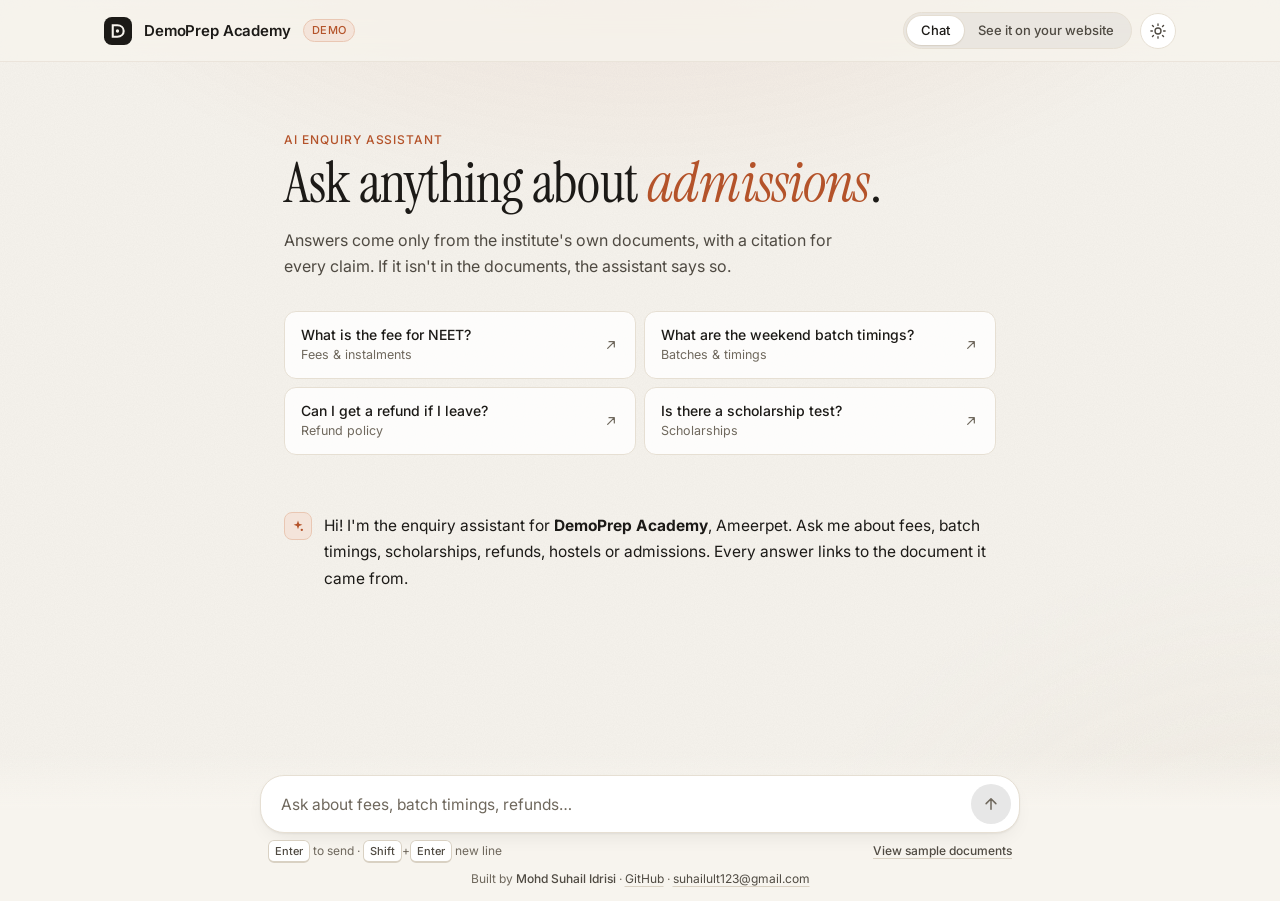
<file: index.html>
<!doctype html>
<html lang="en">
<head>
<meta charset="utf-8">
<meta name="viewport" content="width=device-width,initial-scale=1,viewport-fit=cover">
<title>DemoPrep Academy · AI Enquiry Assistant (Demo)</title>
<meta name="description" content="A demo AI enquiry assistant that answers only from an institute's own documents and cites every source. Fictional institute, sample data.">
<meta name="theme-color" content="#F7F4EE" media="(prefers-color-scheme: light)">
<meta name="theme-color" content="#171512" media="(prefers-color-scheme: dark)">
<link rel="preconnect" href="https://fonts.googleapis.com">
<link rel="preconnect" href="https://fonts.gstatic.com" crossorigin>
<link href="https://fonts.googleapis.com/css2?family=Instrument+Serif:ital@0;1&family=Inter:wght@400;500;600&display=swap" rel="stylesheet">
<link rel="stylesheet" href="styles.css">
<script>
  (function(){var p=new URLSearchParams(location.search).get('theme');var s=null;try{s=localStorage.getItem('theme')}catch(e){}
  var t=p||s||(matchMedia('(prefers-color-scheme: dark)').matches?'dark':'light');document.documentElement.dataset.theme=t;})();
</script>
</head>
<body>
<div class="backdrop" aria-hidden="true"></div>

<header class="topbar">
  <div class="topbar__inner">
    <a class="brand" href="./" aria-label="DemoPrep Academy home">
      <span class="brand__mark" aria-hidden="true">
        <svg viewBox="0 0 32 32" width="28" height="28"><rect width="32" height="32" rx="9" fill="currentColor"/><path d="M10 9.5h5.2c4.3 0 7.3 2.7 7.3 6.5s-3 6.5-7.3 6.5H10z" fill="none" stroke="var(--mark-ink)" stroke-width="2.4"/><circle cx="15.4" cy="16" r="1.9" fill="var(--mark-ink)"/></svg>
      </span>
      <span class="brand__name">DemoPrep<span class="full"> Academy</span></span>
      <span class="pill" tabindex="0" aria-describedby="pill-tip">Demo
        <span class="pill__tip" role="tooltip" id="pill-tip">Fictional institute. All fees, timings and policies are sample data.</span>
      </span>
    </a>
    <div class="actions">
      <div class="seg" role="tablist" aria-label="Preview mode">
        <button role="tab" id="tab-chat" aria-selected="true" aria-controls="view-chat">Chat</button>
        <button role="tab" id="tab-site" aria-selected="false" aria-controls="view-site"><span class="hide-sm">See it on your website</span><span class="show-sm">Widget</span></button>
      </div>
      <button class="icon-btn" id="theme" aria-label="Toggle dark mode" title="Toggle theme">
        <svg class="i-sun" viewBox="0 0 24 24" width="18" height="18" fill="none" stroke="currentColor" stroke-width="1.8" stroke-linecap="round"><circle cx="12" cy="12" r="4"/><path d="M12 2.5v2M12 19.5v2M4.6 4.6l1.4 1.4M18 18l1.4 1.4M2.5 12h2M19.5 12h2M4.6 19.4 6 18M18 6l1.4-1.4"/></svg>
        <svg class="i-moon" viewBox="0 0 24 24" width="18" height="18" fill="none" stroke="currentColor" stroke-width="1.8" stroke-linecap="round" stroke-linejoin="round"><path d="M20 14.5A8 8 0 0 1 9.5 4a8 8 0 1 0 10.5 10.5z"/></svg>
      </button>
    </div>
  </div>
</header>

<main id="view-chat" class="view" role="tabpanel" aria-labelledby="tab-chat">
  <div class="column">
    <section class="hero" id="hero">
      <p class="eyebrow">AI enquiry assistant</p>
      <h1>Ask anything about <em>admissions</em>.</h1>
      <p class="lede">Answers come only from the institute's own documents, with a citation for every claim. If it isn't in the documents, the assistant says so.</p>
      <div class="chips" id="chips"></div>
    </section>
    <ol class="thread" id="thread" aria-live="polite" aria-label="Conversation"></ol>
  </div>

  <div class="composer-dock">
    <form class="composer" id="composer">
      <label class="sr-only" for="input">Ask a question</label>
      <textarea id="input" rows="1" placeholder="Ask about fees, batch timings, refunds…" autocomplete="off"></textarea>
      <button class="send" id="send" type="submit" aria-label="Send" disabled>
        <svg viewBox="0 0 24 24" width="18" height="18" fill="none" stroke="currentColor" stroke-width="2" stroke-linecap="round" stroke-linejoin="round"><path d="M12 19V5M5.5 11.5 12 5l6.5 6.5"/></svg>
      </button>
    </form>
    <div class="dock-meta">
      <span><kbd>Enter</kbd> to send · <kbd>Shift</kbd>+<kbd>Enter</kbd> new line</span>
      <button class="linkish" id="open-docs" type="button">View sample documents</button>
    </div>
    <footer class="credit">Built by <strong>Mohd Suhail Idrisi</strong> · <a href="https://github.com/suhailult777" target="_blank" rel="noopener">GitHub</a> · <a href="mailto:suhailult123@gmail.com">suhailult123@gmail.com</a></footer>
  </div>
</main>

<main id="view-site" class="view view--site" role="tabpanel" aria-labelledby="tab-site" hidden>
  <div class="site-intro">
    <p class="eyebrow">Embeddable widget</p>
    <h2>One line of code. <em>Every enquiry answered.</em></h2>
    <p class="lede">This is how the assistant would sit on your own website. Tap the bubble to try it.</p>
  </div>
  <div class="browser" aria-label="Example website with chat widget">
    <div class="browser__bar"><span class="dots"><i></i><i></i><i></i></span><span class="url">demoprep-academy.example</span></div>
    <div class="browser__body">
      <nav class="mock-nav"><span class="mock-logo"><span class="brand__mark sm" aria-hidden="true"><svg viewBox="0 0 32 32" width="20" height="20"><rect width="32" height="32" rx="9" fill="currentColor"/><path d="M10 9.5h5.2c4.3 0 7.3 2.7 7.3 6.5s-3 6.5-7.3 6.5H10z" fill="none" stroke="var(--mark-ink)" stroke-width="2.6"/></svg></span>DemoPrep</span><span class="mock-links"><i></i><i></i><i></i></span><span class="mock-cta">Apply</span></nav>
      <div class="mock-hero">
        <div>
          <p class="mock-kicker">JEE · NEET · EAPCET</p>
          <p class="mock-h">Small batches.<br>Serious results.</p>
          <span class="mock-line w80"></span><span class="mock-line w60"></span>
          <div class="mock-btns"><span class="mock-cta lg">Book a free demo</span><span class="mock-ghost">View fees</span></div>
        </div>
        <div class="mock-art" aria-hidden="true"></div>
      </div>
      <div class="mock-cards"><span></span><span></span><span></span></div>

      <div class="widget" id="widget">
        <div class="widget__panel" id="wpanel" role="dialog" aria-label="Chat with DemoPrep Academy" hidden>
          <div class="widget__head">
            <span class="brand__mark sm" aria-hidden="true"><svg viewBox="0 0 32 32" width="24" height="24"><rect width="32" height="32" rx="9" fill="currentColor"/><path d="M10 9.5h5.2c4.3 0 7.3 2.7 7.3 6.5s-3 6.5-7.3 6.5H10z" fill="none" stroke="var(--mark-ink)" stroke-width="2.6"/></svg></span>
            <div><strong>DemoPrep Assistant</strong><small><span class="live"></span>Answers instantly · sample data</small></div>
            <button class="icon-btn sm" id="wclose" aria-label="Close chat"><svg viewBox="0 0 24 24" width="16" height="16" fill="none" stroke="currentColor" stroke-width="2" stroke-linecap="round"><path d="M6 6l12 12M18 6 6 18"/></svg></button>
          </div>
          <ol class="thread thread--mini" id="wthread" aria-live="polite"></ol>
          <form class="composer composer--mini" id="wcomposer">
            <label class="sr-only" for="winput">Ask a question</label>
            <textarea id="winput" rows="1" placeholder="Type your question…"></textarea>
            <button class="send" type="submit" aria-label="Send"><svg viewBox="0 0 24 24" width="16" height="16" fill="none" stroke="currentColor" stroke-width="2" stroke-linecap="round" stroke-linejoin="round"><path d="M12 19V5M5.5 11.5 12 5l6.5 6.5"/></svg></button>
          </form>
        </div>
        <div class="widget__nudge" id="wnudge">Questions about fees or batches? <b>Ask me</b></div>
        <button class="widget__bubble" id="wbubble" aria-label="Open chat" aria-expanded="false" aria-controls="wpanel">
          <svg class="i-chat" viewBox="0 0 24 24" width="24" height="24" fill="none" stroke="currentColor" stroke-width="1.8" stroke-linecap="round" stroke-linejoin="round"><path d="M20 12a8 8 0 0 1-11.6 7.1L4 20l1-4A8 8 0 1 1 20 12z"/></svg>
          <svg class="i-x" viewBox="0 0 24 24" width="22" height="22" fill="none" stroke="currentColor" stroke-width="2" stroke-linecap="round"><path d="M6 6l12 12M18 6 6 18"/></svg>
        </button>
      </div>
    </div>
  </div>
  <footer class="credit credit--site">Built by <strong>Mohd Suhail Idrisi</strong> · <a href="https://github.com/suhailult777" target="_blank" rel="noopener">GitHub</a> · <a href="mailto:suhailult123@gmail.com">suhailult123@gmail.com</a></footer>
</main>

<dialog class="docs" id="docs" aria-labelledby="docs-title">
  <div class="docs__head"><div><p class="eyebrow">Knowledge base</p><h2 id="docs-title">Sample documents</h2></div><button class="icon-btn" id="close-docs" aria-label="Close"><svg viewBox="0 0 24 24" width="18" height="18" fill="none" stroke="currentColor" stroke-width="2" stroke-linecap="round"><path d="M6 6l12 12M18 6 6 18"/></svg></button></div>
  <p class="docs__note">Made-up content for a fictional institute. A real deployment would use your brochure, fee sheet, FAQs or website.</p>
  <div id="docs-body"></div>
</dialog>

<script src="docs.js"></script>
<script src="rag.js"></script>
<script src="app.js"></script>
</body>
</html>
</file>
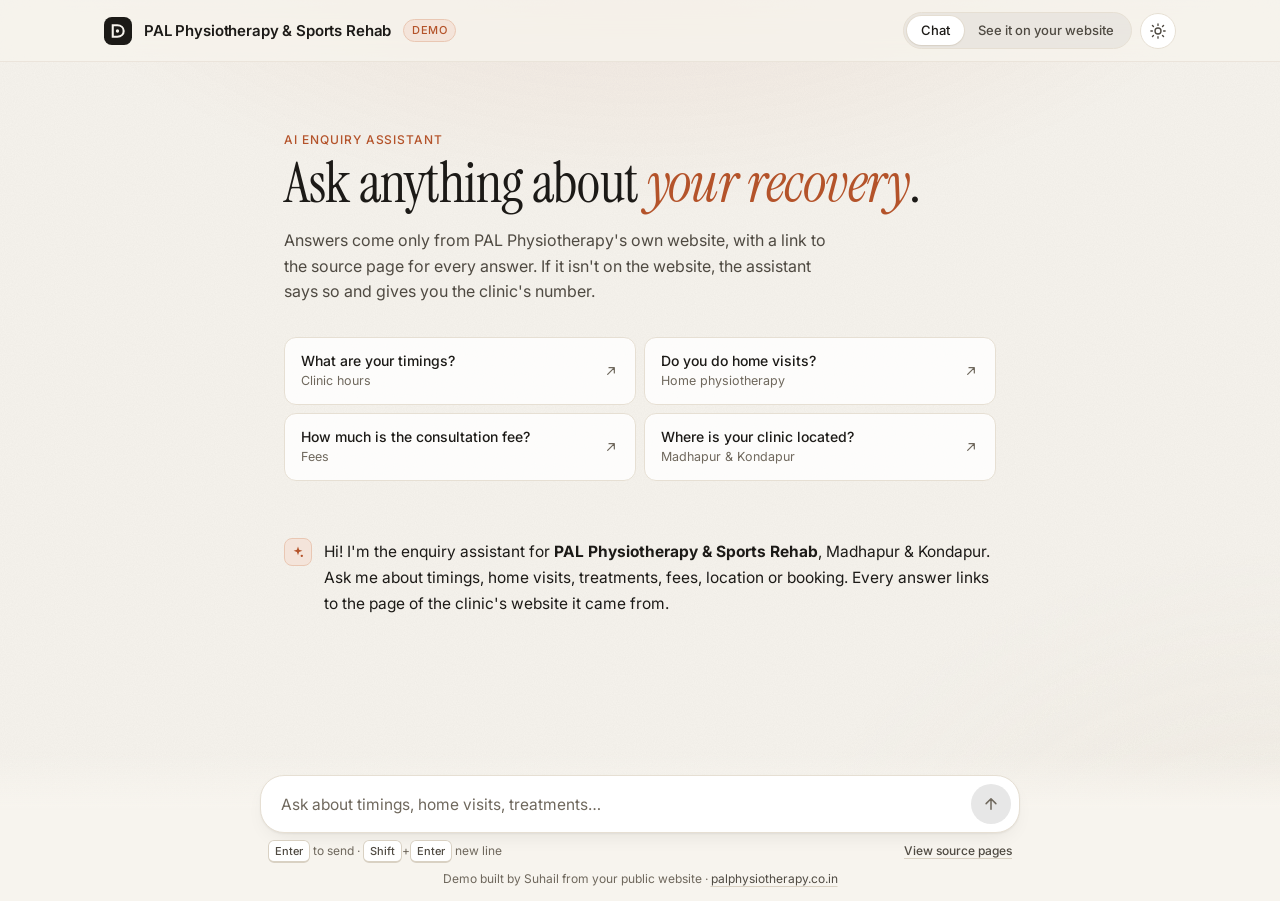
<file: pal/index.html>
<!doctype html>
<html lang="en">
<head>
<meta charset="utf-8">
<meta name="viewport" content="width=device-width,initial-scale=1,viewport-fit=cover">
<title>PAL Physiotherapy &amp; Sports Rehab · Enquiry Assistant (Demo)</title>
<meta name="robots" content="noindex">
<meta name="description" content="Demo enquiry assistant for PAL Physiotherapy &amp; Sports Rehab, built from the clinic's public website. Every answer links to its source page.">
<meta name="theme-color" content="#F7F4EE" media="(prefers-color-scheme: light)">
<meta name="theme-color" content="#171512" media="(prefers-color-scheme: dark)">
<link rel="preconnect" href="https://fonts.googleapis.com">
<link rel="preconnect" href="https://fonts.gstatic.com" crossorigin>
<link href="https://fonts.googleapis.com/css2?family=Instrument+Serif:ital@0;1&family=Inter:wght@400;500;600&display=swap" rel="stylesheet">
<link rel="stylesheet" href="../styles.css">
<style>.src-card__meta a.file,.doc__file a{color:inherit;text-decoration:underline;text-underline-offset:2px}.src-card__meta a.file:hover,.doc__file a:hover{opacity:.8}</style>
<script>
  (function(){var p=new URLSearchParams(location.search).get('theme');var s=null;try{s=localStorage.getItem('theme')}catch(e){}
  var t=p||s||(matchMedia('(prefers-color-scheme: dark)').matches?'dark':'light');document.documentElement.dataset.theme=t;})();
</script>
</head>
<body>
<div class="backdrop" aria-hidden="true"></div>

<header class="topbar">
  <div class="topbar__inner">
    <a class="brand" href="./" aria-label="PAL Physiotherapy demo home">
      <span class="brand__mark" aria-hidden="true">
        <svg viewBox="0 0 32 32" width="28" height="28"><rect width="32" height="32" rx="9" fill="currentColor"/><path d="M10 9.5h5.2c4.3 0 7.3 2.7 7.3 6.5s-3 6.5-7.3 6.5H10z" fill="none" stroke="var(--mark-ink)" stroke-width="2.4"/><circle cx="15.4" cy="16" r="1.9" fill="var(--mark-ink)"/></svg>
      </span>
      <span class="brand__name">PAL Physiotherapy<span class="full"> &amp; Sports Rehab</span></span>
      <span class="pill" tabindex="0" aria-describedby="pill-tip">Demo
        <span class="pill__tip" role="tooltip" id="pill-tip">Demo built from the public pages of palphysiotherapy.co.in. Not an official PAL Physiotherapy service.</span>
      </span>
    </a>
    <div class="actions">
      <div class="seg" role="tablist" aria-label="Preview mode">
        <button role="tab" id="tab-chat" aria-selected="true" aria-controls="view-chat">Chat</button>
        <button role="tab" id="tab-site" aria-selected="false" aria-controls="view-site"><span class="hide-sm">See it on your website</span><span class="show-sm">Widget</span></button>
      </div>
      <button class="icon-btn" id="theme" aria-label="Toggle dark mode" title="Toggle theme">
        <svg class="i-sun" viewBox="0 0 24 24" width="18" height="18" fill="none" stroke="currentColor" stroke-width="1.8" stroke-linecap="round"><circle cx="12" cy="12" r="4"/><path d="M12 2.5v2M12 19.5v2M4.6 4.6l1.4 1.4M18 18l1.4 1.4M2.5 12h2M19.5 12h2M4.6 19.4 6 18M18 6l1.4-1.4"/></svg>
        <svg class="i-moon" viewBox="0 0 24 24" width="18" height="18" fill="none" stroke="currentColor" stroke-width="1.8" stroke-linecap="round" stroke-linejoin="round"><path d="M20 14.5A8 8 0 0 1 9.5 4a8 8 0 1 0 10.5 10.5z"/></svg>
      </button>
    </div>
  </div>
</header>

<main id="view-chat" class="view" role="tabpanel" aria-labelledby="tab-chat">
  <div class="column">
    <section class="hero" id="hero">
      <p class="eyebrow">AI enquiry assistant</p>
      <h1>Ask anything about <em>your recovery</em>.</h1>
      <p class="lede">Answers come only from PAL Physiotherapy's own website, with a link to the source page for every answer. If it isn't on the website, the assistant says so and gives you the clinic's number.</p>
      <div class="chips" id="chips"></div>
    </section>
    <ol class="thread" id="thread" aria-live="polite" aria-label="Conversation"></ol>
  </div>

  <div class="composer-dock">
    <form class="composer" id="composer">
      <label class="sr-only" for="input">Ask a question</label>
      <textarea id="input" rows="1" placeholder="Ask about timings, home visits, treatments…" autocomplete="off"></textarea>
      <button class="send" id="send" type="submit" aria-label="Send" disabled>
        <svg viewBox="0 0 24 24" width="18" height="18" fill="none" stroke="currentColor" stroke-width="2" stroke-linecap="round" stroke-linejoin="round"><path d="M12 19V5M5.5 11.5 12 5l6.5 6.5"/></svg>
      </button>
    </form>
    <div class="dock-meta">
      <span><kbd>Enter</kbd> to send · <kbd>Shift</kbd>+<kbd>Enter</kbd> new line</span>
      <button class="linkish" id="open-docs" type="button">View source pages</button>
    </div>
    <footer class="credit">Demo built by Suhail from your public website · <a href="https://www.palphysiotherapy.co.in" target="_blank" rel="noopener">palphysiotherapy.co.in</a></footer>
  </div>
</main>

<main id="view-site" class="view view--site" role="tabpanel" aria-labelledby="tab-site" hidden>
  <div class="site-intro">
    <p class="eyebrow">Embeddable widget</p>
    <h2>One line of code. <em>Every enquiry answered.</em></h2>
    <p class="lede">This is how the assistant would sit on your own website. Tap the bubble to try it.</p>
  </div>
  <div class="browser" aria-label="Example website with chat widget">
    <div class="browser__bar"><span class="dots"><i></i><i></i><i></i></span><span class="url">palphysiotherapy.co.in</span></div>
    <div class="browser__body">
      <nav class="mock-nav"><span class="mock-logo"><span class="brand__mark sm" aria-hidden="true"><svg viewBox="0 0 32 32" width="20" height="20"><rect width="32" height="32" rx="9" fill="currentColor"/><path d="M10 9.5h5.2c4.3 0 7.3 2.7 7.3 6.5s-3 6.5-7.3 6.5H10z" fill="none" stroke="var(--mark-ink)" stroke-width="2.6"/></svg></span>PAL Physio</span><span class="mock-links"><i></i><i></i><i></i></span><span class="mock-cta">Book</span></nav>
      <div class="mock-hero">
        <div>
          <p class="mock-kicker">Madhapur · Kondapur</p>
          <p class="mock-h">Expert physiotherapy.<br>Open 7 AM to 9 PM.</p>
          <span class="mock-line w80"></span><span class="mock-line w60"></span>
          <div class="mock-btns"><span class="mock-cta lg">Book Now</span><span class="mock-ghost">Call Us</span></div>
        </div>
        <div class="mock-art" aria-hidden="true"></div>
      </div>
      <div class="mock-cards"><span></span><span></span><span></span></div>

      <div class="widget" id="widget">
        <div class="widget__panel" id="wpanel" role="dialog" aria-label="Chat with PAL Physiotherapy" hidden>
          <div class="widget__head">
            <span class="brand__mark sm" aria-hidden="true"><svg viewBox="0 0 32 32" width="24" height="24"><rect width="32" height="32" rx="9" fill="currentColor"/><path d="M10 9.5h5.2c4.3 0 7.3 2.7 7.3 6.5s-3 6.5-7.3 6.5H10z" fill="none" stroke="var(--mark-ink)" stroke-width="2.6"/></svg></span>
            <div><strong>PAL Physio Assistant</strong><small><span class="live"></span>Answers from palphysiotherapy.co.in</small></div>
            <button class="icon-btn sm" id="wclose" aria-label="Close chat"><svg viewBox="0 0 24 24" width="16" height="16" fill="none" stroke="currentColor" stroke-width="2" stroke-linecap="round"><path d="M6 6l12 12M18 6 6 18"/></svg></button>
          </div>
          <ol class="thread thread--mini" id="wthread" aria-live="polite"></ol>
          <form class="composer composer--mini" id="wcomposer">
            <label class="sr-only" for="winput">Ask a question</label>
            <textarea id="winput" rows="1" placeholder="Type your question…"></textarea>
            <button class="send" type="submit" aria-label="Send"><svg viewBox="0 0 24 24" width="16" height="16" fill="none" stroke="currentColor" stroke-width="2" stroke-linecap="round" stroke-linejoin="round"><path d="M12 19V5M5.5 11.5 12 5l6.5 6.5"/></svg></button>
          </form>
        </div>
        <div class="widget__nudge" id="wnudge">Questions about timings or home visits? <b>Ask me</b></div>
        <button class="widget__bubble" id="wbubble" aria-label="Open chat" aria-expanded="false" aria-controls="wpanel">
          <svg class="i-chat" viewBox="0 0 24 24" width="24" height="24" fill="none" stroke="currentColor" stroke-width="1.8" stroke-linecap="round" stroke-linejoin="round"><path d="M20 12a8 8 0 0 1-11.6 7.1L4 20l1-4A8 8 0 1 1 20 12z"/></svg>
          <svg class="i-x" viewBox="0 0 24 24" width="22" height="22" fill="none" stroke="currentColor" stroke-width="2" stroke-linecap="round"><path d="M6 6l12 12M18 6 6 18"/></svg>
        </button>
      </div>
    </div>
  </div>
  <footer class="credit credit--site">Demo built by Suhail from your public website · <a href="https://www.palphysiotherapy.co.in" target="_blank" rel="noopener">palphysiotherapy.co.in</a></footer>
</main>

<dialog class="docs" id="docs" aria-labelledby="docs-title">
  <div class="docs__head"><div><p class="eyebrow">Knowledge base</p><h2 id="docs-title">Source pages</h2></div><button class="icon-btn" id="close-docs" aria-label="Close"><svg viewBox="0 0 24 24" width="18" height="18" fill="none" stroke="currentColor" stroke-width="2" stroke-linecap="round"><path d="M6 6l12 12M18 6 6 18"/></svg></button></div>
  <p class="docs__note">Copied from the public pages of palphysiotherapy.co.in on 3 Nov 2026. Each page links to the original.</p>
  <div id="docs-body"></div>
</dialog>

<script src="docs.js"></script>
<script src="rag.js"></script>
<script src="app.js"></script>
</body>
</html>
</file>
<file: styles.css>
:root{
  --bg:#F7F4EE; --bg-2:#F1ECE3; --surface:#FFFFFF; --surface-2:#FBF9F5;
  --ink:#1C1A17; --ink-2:#4F4A42; --ink-3:#6F685D; --line:#E6DFD3; --line-2:#D9D1C3;
  --accent:#B4532A; --accent-ink:#FFFFFF; --accent-soft:#F4E4DA; --accent-line:#E9C7B3;
  --user:#EDE6DA; --mark:#1C1A17; --mark-ink:#F7F4EE;
  --shadow:0 1px 2px rgba(28,26,23,.05),0 8px 24px -12px rgba(28,26,23,.14);
  --shadow-lg:0 24px 64px -24px rgba(28,26,23,.32),0 2px 6px rgba(28,26,23,.06);
  --ring:0 0 0 3px color-mix(in srgb,var(--accent) 22%,transparent);
  --serif:"Instrument Serif",ui-serif,Georgia,serif;
  --sans:"Inter",ui-sans-serif,system-ui,-apple-system,"Segoe UI",sans-serif;
  --r-sm:8px; --r:12px; --r-lg:16px; --r-xl:24px;
  color-scheme:light;
}
[data-theme="dark"]{
  --bg:#171512; --bg-2:#1D1A16; --surface:#211E1A; --surface-2:#1C1915;
  --ink:#EEE9E0; --ink-2:#BDB5A8; --ink-3:#9B9386; --line:#2F2B25; --line-2:#3B362F;
  --accent:#E2825A; --accent-ink:#1A120D; --accent-soft:#3A2A21; --accent-line:#5A3B2C;
  --user:#2C2823; --mark:#EEE9E0; --mark-ink:#171512;
  --shadow:0 1px 2px rgba(0,0,0,.3),0 8px 24px -12px rgba(0,0,0,.5);
  --shadow-lg:0 24px 64px -24px rgba(0,0,0,.7),0 2px 6px rgba(0,0,0,.3);
  --ring:0 0 0 3px color-mix(in srgb,var(--accent) 16%,transparent);
  color-scheme:dark;
}
*{box-sizing:border-box}
[hidden]{display:none!important}
html{-webkit-text-size-adjust:100%}
body{margin:0;min-height:100dvh;background:var(--bg);color:var(--ink);font:400 15px/1.6 var(--sans);
  -webkit-font-smoothing:antialiased;text-rendering:optimizeLegibility;transition:background-color .3s ease,color .3s ease}
.backdrop{position:fixed;inset:0;z-index:-1;pointer-events:none;
  background:
    radial-gradient(900px 480px at 50% -120px,color-mix(in srgb,var(--accent) 10%,transparent),transparent 70%),
    radial-gradient(700px 500px at 100% 100%,color-mix(in srgb,var(--bg-2) 90%,transparent),transparent 70%);}
.backdrop::after{content:"";position:absolute;inset:0;opacity:.35;mix-blend-mode:multiply;
  background-image:url("data:image/svg+xml,%3Csvg xmlns='http://www.w3.org/2000/svg' width='160' height='160'%3E%3Cfilter id='n'%3E%3CfeTurbulence type='fractalNoise' baseFrequency='.9' numOctaves='2' stitchTiles='stitch'/%3E%3CfeColorMatrix values='0 0 0 0 0 0 0 0 0 0 0 0 0 0 0 0 0 0 .09 0'/%3E%3C/filter%3E%3Crect width='100%25' height='100%25' filter='url(%23n)'/%3E%3C/svg%3E")}
[data-theme="dark"] .backdrop::after{mix-blend-mode:screen;opacity:.25}
::selection{background:var(--accent-soft)}
a{color:inherit}
:focus-visible{outline:none;box-shadow:var(--ring);border-radius:var(--r-sm)}
.sr-only{position:absolute;width:1px;height:1px;overflow:hidden;clip:rect(0 0 0 0);white-space:nowrap}
kbd{font:500 11px/1 var(--sans);padding:3px 6px;border:1px solid var(--line-2);border-bottom-width:2px;border-radius:6px;background:var(--surface);color:var(--ink-2)}
em{font-style:italic}

/* Top bar */
.topbar{position:sticky;top:0;z-index:20;backdrop-filter:saturate(1.4) blur(12px);-webkit-backdrop-filter:saturate(1.4) blur(12px);
  background:color-mix(in srgb,var(--bg) 78%,transparent);border-bottom:1px solid color-mix(in srgb,var(--line) 70%,transparent)}
.topbar__inner{max-width:1120px;margin:0 auto;padding:12px 24px;display:flex;align-items:center;justify-content:space-between;gap:16px}
.brand{display:flex;align-items:center;gap:12px;text-decoration:none;min-width:0}
.brand__mark{color:var(--mark);display:inline-flex;flex:none}
.brand__name{font:600 15px/1 var(--sans);letter-spacing:-.01em;white-space:nowrap}
.pill{position:relative;font:500 11px/1 var(--sans);letter-spacing:.04em;text-transform:uppercase;color:var(--accent);
  background:var(--accent-soft);border:1px solid var(--accent-line);padding:5px 8px;border-radius:999px;cursor:help}
.pill__tip{position:absolute;top:calc(100% + 8px);left:50%;transform:translate(-50%,-4px);width:232px;padding:8px 12px;border-radius:var(--r-sm);
  background:var(--ink);color:var(--bg);font:400 12.5px/1.45 var(--sans);letter-spacing:0;text-transform:none;opacity:0;pointer-events:none;transition:.18s ease;box-shadow:var(--shadow)}
.pill:hover .pill__tip,.pill:focus-visible .pill__tip{opacity:1;transform:translate(-50%,0)}
.actions{display:flex;align-items:center;gap:8px}
.seg{display:flex;padding:3px;border-radius:999px;background:color-mix(in srgb,var(--ink) 5%,transparent);border:1px solid var(--line)}
.seg button{font:500 13px/1 var(--sans);color:var(--ink-2);background:none;border:0;padding:8px 14px;border-radius:999px;cursor:pointer;transition:.18s ease;white-space:nowrap}
.seg button:hover{color:var(--ink)}
.seg button[aria-selected="true"]{background:var(--surface);color:var(--ink);box-shadow:0 1px 2px rgba(0,0,0,.08),0 0 0 1px var(--line)}
.icon-btn{display:inline-grid;place-items:center;width:36px;height:36px;border-radius:999px;border:1px solid var(--line);background:var(--surface);color:var(--ink-2);cursor:pointer;transition:.18s ease}
.icon-btn:hover{color:var(--ink);border-color:var(--line-2);transform:translateY(-1px)}
.icon-btn.sm{width:30px;height:30px;background:transparent;border-color:transparent}
.icon-btn.sm:hover{background:color-mix(in srgb,var(--ink) 6%,transparent)}
[data-theme="dark"] .i-sun,[data-theme="light"] .i-moon{display:none}

/* Chat view */
.view{display:flex;flex-direction:column;min-height:calc(100dvh - 61px)}
.column{width:100%;max-width:760px;margin:0 auto;padding:0 24px;flex:1}
.hero{padding:72px 0 24px;transition:opacity .35s ease,transform .35s ease}
.eyebrow{margin:0 0 8px;font:500 12px/1 var(--sans);letter-spacing:.08em;text-transform:uppercase;color:var(--accent)}
h1,h2{font-family:var(--serif);font-weight:400;letter-spacing:-.015em;margin:0}
h1{font-size:clamp(40px,6vw,56px);line-height:1.04}
h1 em,h2 em{color:var(--accent)}
.lede{margin:16px 0 0;max-width:560px;color:var(--ink-2);font-size:16px}
.chips{display:grid;grid-template-columns:repeat(2,minmax(0,1fr));gap:8px;margin-top:32px}
.chip{display:flex;align-items:center;justify-content:space-between;gap:12px;text-align:left;font:500 14px/1.35 var(--sans);color:var(--ink);
  background:color-mix(in srgb,var(--surface) 80%,transparent);border:1px solid var(--line);border-radius:var(--r);padding:14px 16px;cursor:pointer;transition:.2s ease}
.chip small{display:block;font-weight:400;color:var(--ink-3);font-size:12.5px;margin-top:2px}
.chip svg{flex:none;color:var(--ink-3);transition:.2s ease}
.chip:hover{border-color:var(--accent-line);background:var(--surface);transform:translateY(-1px);box-shadow:var(--shadow)}
.chip:hover svg{color:var(--accent);transform:translate(2px,-2px)}
.started .hero{display:none}

.thread{list-style:none;margin:0;padding:32px 0 24px;display:flex;flex-direction:column;gap:24px}
.msg{animation:rise .35s cubic-bezier(.2,.7,.2,1) both}
@keyframes rise{from{opacity:0;transform:translateY(6px)}to{opacity:1;transform:none}}
.msg--user{align-self:flex-end;max-width:min(80%,560px);background:var(--user);color:var(--ink);padding:10px 16px;border-radius:20px 20px 6px 20px;white-space:pre-wrap;overflow-wrap:anywhere}
.msg--bot{display:grid;grid-template-columns:28px 1fr;gap:12px;align-items:start}
.avatar{width:28px;height:28px;border-radius:8px;display:grid;place-items:center;background:var(--accent-soft);color:var(--accent);border:1px solid var(--accent-line);margin-top:1px}
.bot-body{min-width:0;padding-top:2px}
.bot-text{color:var(--ink);font-size:15.5px;line-height:1.7}
.bot-text .muted{color:var(--ink-2)}
.cite{display:inline-grid;place-items:center;min-width:20px;height:20px;padding:0 6px;margin:0 2px;vertical-align:2px;font:600 11px/1 var(--sans);
  color:var(--accent);background:var(--accent-soft);border:1px solid var(--accent-line);border-radius:6px;cursor:pointer;transition:.15s ease}
.cite:hover,.cite[aria-expanded="true"]{background:var(--accent);color:var(--accent-ink);border-color:var(--accent)}
.sources{display:flex;flex-wrap:wrap;align-items:center;gap:8px;margin-top:12px;animation:rise .3s ease both}
.sources__label{font:500 12px/1 var(--sans);color:var(--ink-3);margin-right:2px}
.src-chip{display:inline-flex;align-items:center;gap:8px;max-width:100%;font:500 12.5px/1 var(--sans);color:var(--ink-2);background:var(--surface);
  border:1px solid var(--line);border-radius:999px;padding:6px 12px 6px 6px;cursor:pointer;transition:.15s ease}
.src-chip b{display:inline-grid;place-items:center;width:18px;height:18px;border-radius:999px;background:var(--accent-soft);color:var(--accent);font-size:10.5px}
.src-chip span{white-space:nowrap;overflow:hidden;text-overflow:ellipsis}
.src-chip:hover,.src-chip[aria-expanded="true"]{border-color:var(--accent-line);color:var(--ink)}
.src-card{margin-top:8px;border:1px solid var(--line);background:var(--surface);border-radius:var(--r);padding:12px 16px;box-shadow:var(--shadow);animation:rise .25s ease both}
.src-card__meta{display:flex;align-items:center;gap:8px;font:500 12px/1.3 var(--sans);color:var(--ink-3);margin-bottom:6px;flex-wrap:wrap}
.src-card__meta .file{color:var(--ink-2);font-family:ui-monospace,SFMono-Regular,Menlo,monospace;font-size:11.5px;background:var(--surface-2);border:1px solid var(--line);padding:2px 6px;border-radius:6px}
.src-card__meta .tag{color:var(--accent);font-size:10.5px;letter-spacing:.06em;text-transform:uppercase}
.src-card h4{margin:0 0 4px;font:600 13.5px/1.4 var(--sans)}
.src-card p{margin:0;color:var(--ink-2);font-size:13.5px;line-height:1.6}
.src-card mark{background:color-mix(in srgb,var(--accent) 16%,transparent);color:inherit;border-radius:3px;padding:0 1px}
.nofound{display:inline-flex;align-items:center;gap:6px;margin-top:10px;font:500 12px/1 var(--sans);color:var(--ink-3)}
.typing{display:inline-flex;gap:4px;padding:10px 0}
.typing i{width:6px;height:6px;border-radius:50%;background:var(--ink-3);animation:blink 1.2s infinite ease-in-out}
.typing i:nth-child(2){animation-delay:.15s}.typing i:nth-child(3){animation-delay:.3s}
@keyframes blink{0%,80%,100%{opacity:.25;transform:translateY(0)}40%{opacity:1;transform:translateY(-3px)}}
.caret{display:inline-block;width:7px;height:1.05em;vertical-align:-2px;margin-left:1px;background:var(--accent);border-radius:2px;animation:caret 1s steps(2) infinite}
@keyframes caret{50%{opacity:0}}

/* Composer */
.composer-dock{position:sticky;bottom:0;z-index:10;width:100%;padding:24px max(24px,calc((100% - 760px)/2)) calc(12px + env(safe-area-inset-bottom));
  background:linear-gradient(to top,var(--bg) 62%,transparent)}
.composer{display:flex;align-items:flex-end;gap:8px;background:var(--surface);border:1px solid var(--line);border-radius:var(--r-xl);padding:8px 8px 8px 20px;
  box-shadow:var(--shadow);transition:border-color .2s ease,box-shadow .2s ease}
.composer:focus-within{border-color:var(--accent-line);box-shadow:var(--shadow),var(--ring)}
.composer textarea{flex:1;resize:none;border:0;outline:0;background:transparent;color:var(--ink);font:400 15.5px/1.5 var(--sans);padding:8px 0;max-height:200px;min-height:24px}
.composer textarea::placeholder{color:var(--ink-3)}
.send{flex:none;display:grid;place-items:center;width:40px;height:40px;border-radius:999px;border:0;background:var(--accent);color:var(--accent-ink);cursor:pointer;transition:.18s ease}
.send:hover:not(:disabled){transform:translateY(-1px);filter:brightness(1.05)}
.send:disabled{background:color-mix(in srgb,var(--ink) 10%,transparent);color:var(--ink-3);cursor:not-allowed}
.dock-meta{display:flex;justify-content:space-between;align-items:center;gap:16px;margin:8px 8px 0;font-size:12px;color:var(--ink-3)}
.linkish{font:500 12px/1 var(--sans);color:var(--ink-2);background:none;border:0;padding:4px 0;cursor:pointer;text-decoration:underline;text-decoration-color:var(--line-2);text-underline-offset:3px}
.linkish:hover{color:var(--accent);text-decoration-color:currentColor}
.credit{text-align:center;font-size:12px;color:var(--ink-3);margin-top:8px}
.credit strong{font-weight:500;color:var(--ink-2)}
.credit a{color:var(--ink-2);text-decoration:underline;text-decoration-color:var(--line-2);text-underline-offset:3px}
.credit a:hover{color:var(--accent)}

/* Docs dialog */
.docs{width:min(640px,calc(100vw - 32px));max-height:min(80dvh,760px);padding:0;border:1px solid var(--line);border-radius:var(--r-lg);background:var(--surface);color:var(--ink);box-shadow:var(--shadow-lg)}
.docs::backdrop{background:rgba(20,17,13,.45);backdrop-filter:blur(2px)}
.docs[open]{animation:rise .25s ease}
.docs__head{position:sticky;top:0;display:flex;justify-content:space-between;align-items:flex-start;padding:24px 24px 8px;background:var(--surface)}
.docs__head h2{font-size:32px}
.docs__note{margin:0 24px 16px;color:var(--ink-3);font-size:13px}
#docs-body{padding:0 24px 24px}
.doc{border-top:1px solid var(--line);padding:16px 0}
.doc__file{display:flex;align-items:center;gap:8px;margin-bottom:8px;font:500 12px/1 ui-monospace,SFMono-Regular,Menlo,monospace;color:var(--ink-2)}
.doc__file .pill{cursor:default;font-size:10px;padding:3px 6px}
.doc h4{margin:12px 0 2px;font:600 14px/1.4 var(--sans)}
.doc p{margin:0;color:var(--ink-2);font-size:14px}

/* Widget preview */
.view--site{padding:40px 24px 24px;align-items:center}
.site-intro{max-width:760px;width:100%;text-align:center;margin-bottom:24px}
.site-intro h2{font-size:clamp(32px,4.6vw,44px);line-height:1.08}
.site-intro .lede{margin-left:auto;margin-right:auto}
.browser{position:relative;width:100%;max-width:1040px;border-radius:var(--r-lg);border:1px solid var(--line);background:var(--surface);box-shadow:var(--shadow-lg);overflow:hidden}
.browser__bar{display:flex;align-items:center;gap:16px;padding:12px 16px;border-bottom:1px solid var(--line);background:var(--surface-2)}
.dots{display:flex;gap:6px}.dots i{width:10px;height:10px;border-radius:50%;background:var(--line-2)}
.url{flex:1;max-width:360px;margin:0 auto;text-align:center;font-size:12px;color:var(--ink-3);background:var(--bg);border:1px solid var(--line);border-radius:999px;padding:4px 12px}
.browser__body{position:relative;--bh:clamp(460px,calc(100dvh - 300px),600px);height:var(--bh);padding:24px 40px;overflow:hidden;background:var(--surface)}
.mock-nav{display:flex;align-items:center;gap:24px}
.mock-logo{display:flex;align-items:center;gap:8px;font-weight:600;font-size:14px}
.brand__mark.sm{color:var(--mark)}
.mock-links{display:flex;gap:16px;margin-left:auto}.mock-links i{width:56px;height:8px;border-radius:4px;background:var(--line)}
.mock-cta{font:500 12px/1 var(--sans);background:var(--ink);color:var(--bg);padding:8px 14px;border-radius:999px}
.mock-cta.lg{padding:12px 18px;font-size:13px;background:var(--accent);color:var(--accent-ink)}
.mock-ghost{font:500 13px/1 var(--sans);padding:12px 18px;border-radius:999px;border:1px solid var(--line-2);color:var(--ink-2)}
.mock-hero{display:grid;grid-template-columns:1.1fr .9fr;gap:40px;align-items:center;margin-top:56px}
.mock-kicker{margin:0 0 12px;font:500 11px/1 var(--sans);letter-spacing:.1em;color:var(--accent)}
.mock-h{margin:0 0 20px;font:400 48px/1.02 var(--serif);letter-spacing:-.015em}
.mock-line{display:block;height:9px;border-radius:5px;background:var(--line);margin-bottom:10px}.w80{width:80%}.w60{width:60%}
.mock-btns{display:flex;gap:12px;margin-top:24px}
.mock-art{height:240px;border-radius:var(--r-lg);background:
  radial-gradient(120px 120px at 70% 30%,color-mix(in srgb,var(--accent) 35%,transparent),transparent 70%),
  linear-gradient(135deg,var(--accent-soft),var(--bg-2));border:1px solid var(--line)}
.mock-cards{display:grid;grid-template-columns:repeat(3,1fr);gap:16px;margin-top:48px}
.mock-cards span{height:96px;border-radius:var(--r);background:var(--surface-2);border:1px solid var(--line)}
.widget{position:absolute;right:24px;bottom:24px;display:flex;flex-direction:column;align-items:flex-end;gap:12px}
.widget__bubble{position:relative;width:56px;height:56px;border-radius:999px;border:0;background:var(--accent);color:var(--accent-ink);display:grid;place-items:center;cursor:pointer;
  box-shadow:0 12px 28px -8px color-mix(in srgb,var(--accent) 60%,transparent),0 2px 4px rgba(0,0,0,.12);transition:transform .2s ease}
.widget__bubble:hover{transform:scale(1.05)}
.widget__bubble .i-x{display:none}
.widget__bubble[aria-expanded="true"] .i-x{display:block}.widget__bubble[aria-expanded="true"] .i-chat{display:none}
.widget__nudge{background:var(--surface);border:1px solid var(--line);color:var(--ink-2);font-size:13px;padding:10px 14px;border-radius:14px 14px 4px 14px;box-shadow:var(--shadow);animation:rise .4s .6s ease both}
.widget__nudge b{color:var(--accent);font-weight:600}
.widget__panel{width:360px;height:min(470px,calc(var(--bh) - 96px));display:flex;flex-direction:column;background:var(--surface);border:1px solid var(--line);border-radius:20px;box-shadow:var(--shadow-lg);overflow:hidden;
  transform-origin:bottom right;animation:pop .25s cubic-bezier(.2,.8,.2,1)}
.widget__panel[hidden]{display:none}
@keyframes pop{from{opacity:0;transform:scale(.94) translateY(8px)}to{opacity:1;transform:none}}
.widget__head{display:flex;align-items:center;gap:12px;padding:14px 12px 14px 16px;border-bottom:1px solid var(--line)}
.widget__head div{flex:1;min-width:0;display:flex;flex-direction:column;line-height:1.3}
.widget__head strong{font-size:14px;font-weight:600}
.widget__head small{font-size:12px;color:var(--ink-3);display:flex;align-items:center;gap:6px}
.live{width:7px;height:7px;border-radius:50%;background:#3E9B6A;box-shadow:0 0 0 3px color-mix(in srgb,#3E9B6A 22%,transparent)}
.thread--mini{flex:1;overflow:auto;padding:16px;gap:16px}
.thread--mini .msg--bot{grid-template-columns:1fr}.thread--mini .avatar{display:none}
.thread--mini .bot-text{font-size:14px;line-height:1.6}
.thread--mini .msg--user{font-size:14px;padding:8px 12px}
.composer--mini{margin:0 12px 12px;padding:6px 6px 6px 14px;border-radius:16px;box-shadow:none}
.composer--mini textarea{font-size:14px;padding:6px 0}
.composer--mini .send{width:32px;height:32px}
.credit--site{margin-top:24px}

.show-sm{display:none}
@media (max-width:720px){
  .topbar__inner{padding:10px 16px}
  .brand__name{font-size:14px}
  .hide-sm{display:none}.show-sm{display:inline}
  .seg button{padding:7px 10px;font-size:12.5px}
  .column{padding:0 16px}
  .hero{padding:40px 0 8px}
  h1{font-size:40px}
  .lede{font-size:15px}
  .chips{grid-template-columns:1fr;margin-top:24px}
  .chip{padding:12px 14px}
  .composer-dock{padding:16px 16px calc(8px + env(safe-area-inset-bottom))}
  .dock-meta>span{display:none}.dock-meta{justify-content:center}
  .msg--bot{grid-template-columns:1fr;gap:8px}.msg--bot .avatar{width:24px;height:24px;border-radius:7px}
  .view--site{padding:32px 16px 16px}
  .browser__body{--bh:600px;padding:16px}
  .mock-links{display:none}.mock-nav .mock-cta{margin-left:auto}.mock-cards span:nth-child(3){display:none}.mock-hero{grid-template-columns:1fr;margin-top:32px}.mock-art{display:none}.mock-h{font-size:36px}
  .mock-cards{grid-template-columns:1fr 1fr}
  .widget{right:12px;bottom:12px;left:12px}
  .widget__panel{width:100%;height:480px}
}
@media (max-width:400px){ .brand__name .full{display:none} .brand{gap:8px} .actions{gap:6px} }
@media (prefers-reduced-motion:reduce){*,*::before,*::after{animation-duration:.01ms!important;transition-duration:.01ms!important}}
</file>
